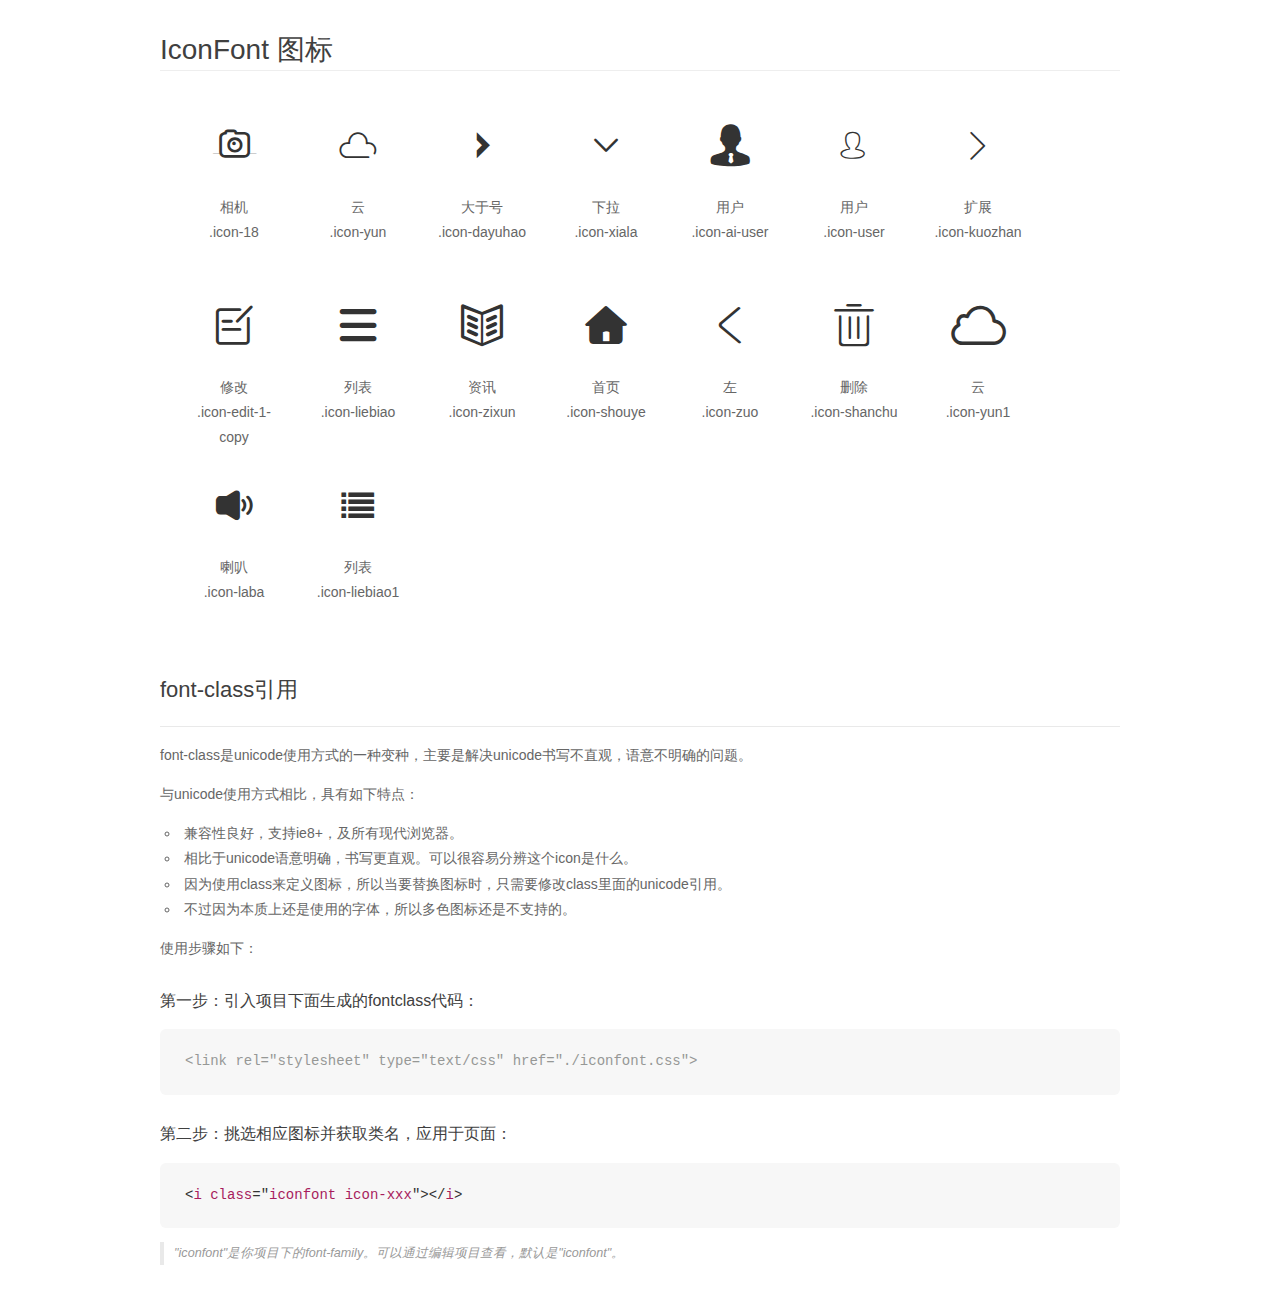
<file: see/Info/css/iconFont/demo_fontclass.html>
<!DOCTYPE html>
<html>
<head>
    <meta charset="utf-8"/>
    <title>IconFont</title>
    <link rel="stylesheet" href="demo.css">
    <link rel="stylesheet" href="iconfont.css">
</head>
<body>
    <div class="main markdown">
        <h1>IconFont 图标</h1>
        <ul class="icon_lists clear">
            
                <li>
                <i class="icon iconfont icon-18"></i>
                    <div class="name">相机</div>
                    <div class="fontclass">.icon-18</div>
                </li>
            
                <li>
                <i class="icon iconfont icon-yun"></i>
                    <div class="name">云</div>
                    <div class="fontclass">.icon-yun</div>
                </li>
            
                <li>
                <i class="icon iconfont icon-dayuhao"></i>
                    <div class="name">大于号</div>
                    <div class="fontclass">.icon-dayuhao</div>
                </li>
            
                <li>
                <i class="icon iconfont icon-xiala"></i>
                    <div class="name">下拉</div>
                    <div class="fontclass">.icon-xiala</div>
                </li>
            
                <li>
                <i class="icon iconfont icon-ai-user"></i>
                    <div class="name">用户</div>
                    <div class="fontclass">.icon-ai-user</div>
                </li>
            
                <li>
                <i class="icon iconfont icon-user"></i>
                    <div class="name">用户</div>
                    <div class="fontclass">.icon-user</div>
                </li>
            
                <li>
                <i class="icon iconfont icon-kuozhan"></i>
                    <div class="name">扩展</div>
                    <div class="fontclass">.icon-kuozhan</div>
                </li>
            
                <li>
                <i class="icon iconfont icon-edit-1-copy"></i>
                    <div class="name">修改</div>
                    <div class="fontclass">.icon-edit-1-copy</div>
                </li>
            
                <li>
                <i class="icon iconfont icon-liebiao"></i>
                    <div class="name">列表</div>
                    <div class="fontclass">.icon-liebiao</div>
                </li>
            
                <li>
                <i class="icon iconfont icon-zixun"></i>
                    <div class="name">资讯</div>
                    <div class="fontclass">.icon-zixun</div>
                </li>
            
                <li>
                <i class="icon iconfont icon-shouye"></i>
                    <div class="name">首页</div>
                    <div class="fontclass">.icon-shouye</div>
                </li>
            
                <li>
                <i class="icon iconfont icon-zuo"></i>
                    <div class="name"> 左</div>
                    <div class="fontclass">.icon-zuo</div>
                </li>
            
                <li>
                <i class="icon iconfont icon-shanchu"></i>
                    <div class="name">删除</div>
                    <div class="fontclass">.icon-shanchu</div>
                </li>
            
                <li>
                <i class="icon iconfont icon-yun1"></i>
                    <div class="name">云</div>
                    <div class="fontclass">.icon-yun1</div>
                </li>
            
                <li>
                <i class="icon iconfont icon-laba"></i>
                    <div class="name">喇叭</div>
                    <div class="fontclass">.icon-laba</div>
                </li>
            
                <li>
                <i class="icon iconfont icon-liebiao1"></i>
                    <div class="name">列表</div>
                    <div class="fontclass">.icon-liebiao1</div>
                </li>
            
        </ul>

        <h2 id="font-class-">font-class引用</h2>
        <hr>

        <p>font-class是unicode使用方式的一种变种，主要是解决unicode书写不直观，语意不明确的问题。</p>
        <p>与unicode使用方式相比，具有如下特点：</p>
        <ul>
        <li>兼容性良好，支持ie8+，及所有现代浏览器。</li>
        <li>相比于unicode语意明确，书写更直观。可以很容易分辨这个icon是什么。</li>
        <li>因为使用class来定义图标，所以当要替换图标时，只需要修改class里面的unicode引用。</li>
        <li>不过因为本质上还是使用的字体，所以多色图标还是不支持的。</li>
        </ul>
        <p>使用步骤如下：</p>
        <h3 id="-fontclass-">第一步：引入项目下面生成的fontclass代码：</h3>


        <pre><code class="lang-js hljs javascript"><span class="hljs-comment">&lt;link rel="stylesheet" type="text/css" href="./iconfont.css"&gt;</span></code></pre>
        <h3 id="-">第二步：挑选相应图标并获取类名，应用于页面：</h3>
        <pre><code class="lang-css hljs">&lt;<span class="hljs-selector-tag">i</span> <span class="hljs-selector-tag">class</span>="<span class="hljs-selector-tag">iconfont</span> <span class="hljs-selector-tag">icon-xxx</span>"&gt;&lt;/<span class="hljs-selector-tag">i</span>&gt;</code></pre>
        <blockquote>
        <p>"iconfont"是你项目下的font-family。可以通过编辑项目查看，默认是"iconfont"。</p>
        </blockquote>
    </div>
</body>
</html>
</file>
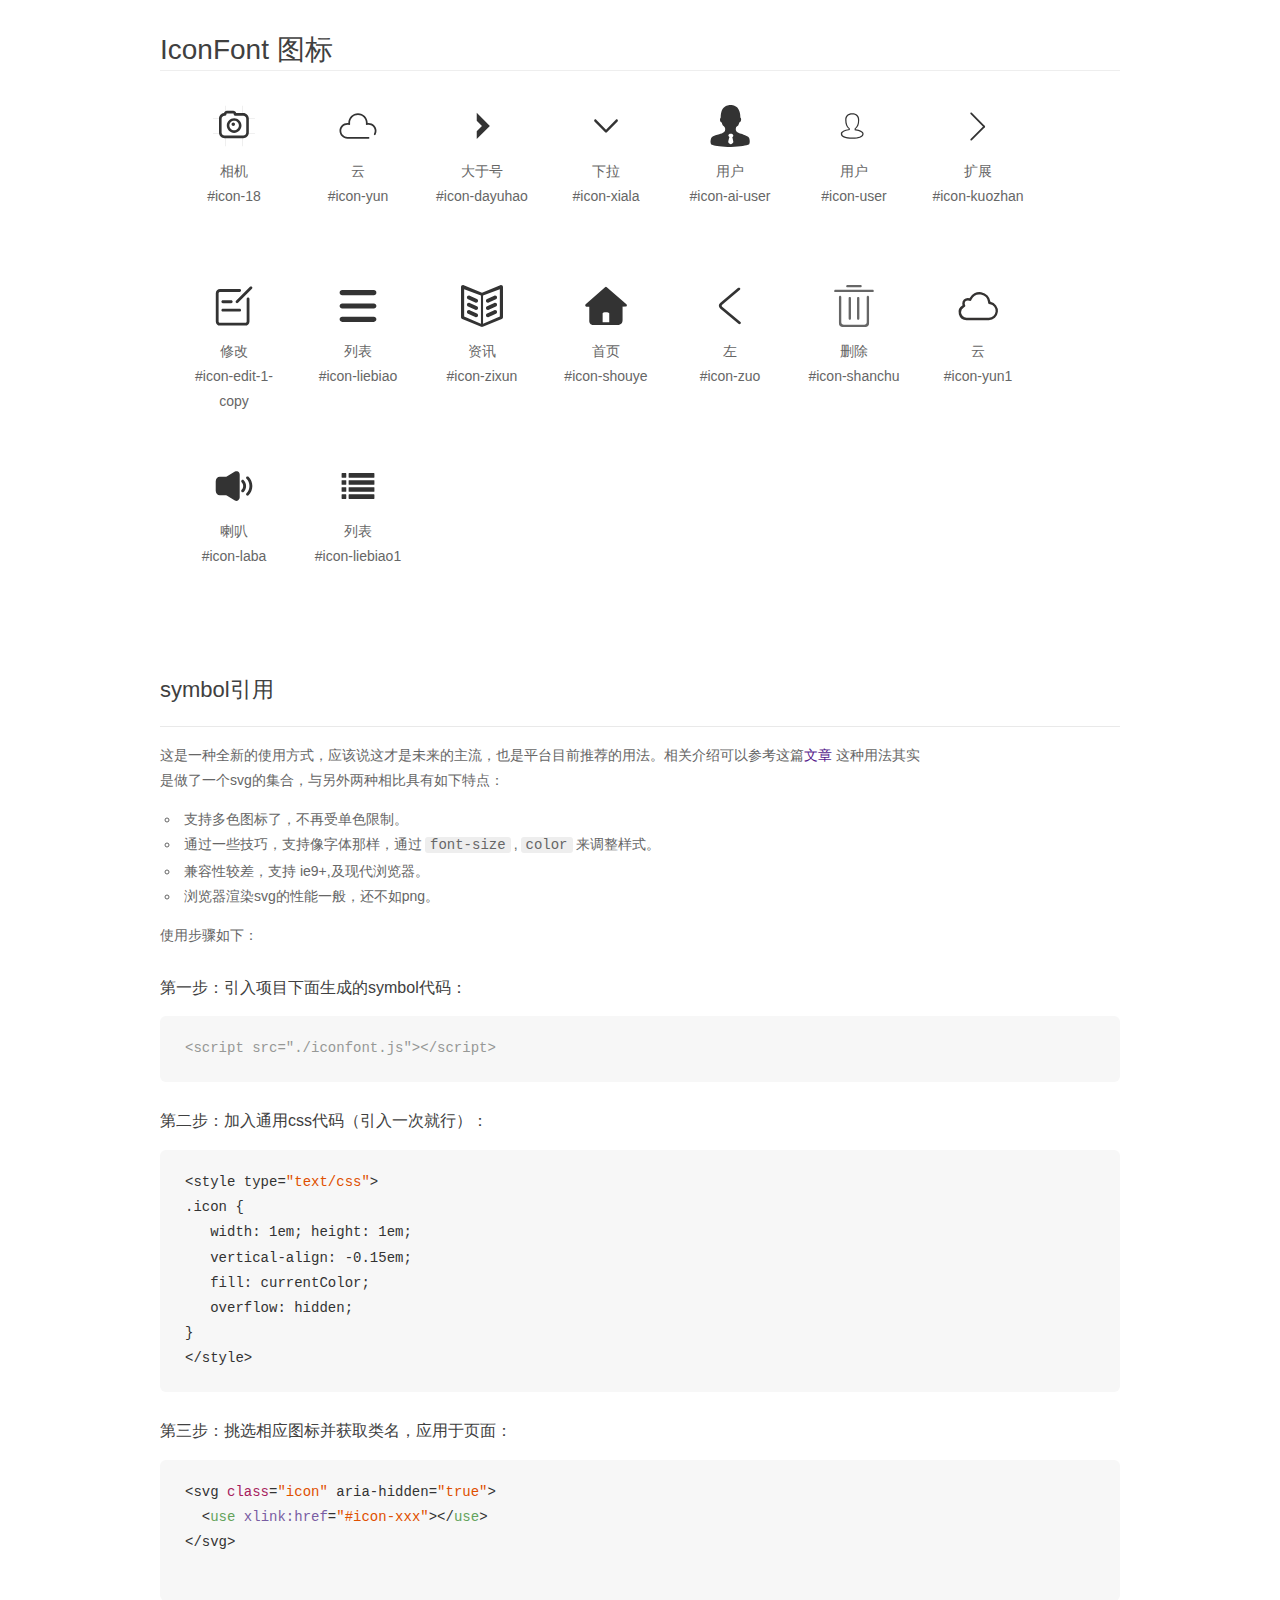
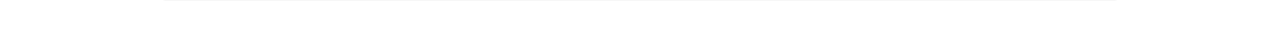
<file: see/Info/css/iconFont/demo_symbol.html>
<!DOCTYPE html>
<html>
<head>
    <meta charset="utf-8"/>
    <title>IconFont</title>
    <link rel="stylesheet" href="demo.css">
    <script src="iconfont.js"></script>

    <style type="text/css">
        .icon {
          /* 通过设置 font-size 来改变图标大小 */
          width: 1em; height: 1em;
          /* 图标和文字相邻时，垂直对齐 */
          vertical-align: -0.15em;
          /* 通过设置 color 来改变 SVG 的颜色/fill */
          fill: currentColor;
          /* path 和 stroke 溢出 viewBox 部分在 IE 下会显示
             normalize.css 中也包含这行 */
          overflow: hidden;
        }

    </style>
</head>
<body>
    <div class="main markdown">
        <h1>IconFont 图标</h1>
        <ul class="icon_lists clear">
            
                <li>
                    <svg class="icon" aria-hidden="true">
                        <use xlink:href="#icon-18"></use>
                    </svg>
                    <div class="name">相机</div>
                    <div class="fontclass">#icon-18</div>
                </li>
            
                <li>
                    <svg class="icon" aria-hidden="true">
                        <use xlink:href="#icon-yun"></use>
                    </svg>
                    <div class="name">云</div>
                    <div class="fontclass">#icon-yun</div>
                </li>
            
                <li>
                    <svg class="icon" aria-hidden="true">
                        <use xlink:href="#icon-dayuhao"></use>
                    </svg>
                    <div class="name">大于号</div>
                    <div class="fontclass">#icon-dayuhao</div>
                </li>
            
                <li>
                    <svg class="icon" aria-hidden="true">
                        <use xlink:href="#icon-xiala"></use>
                    </svg>
                    <div class="name">下拉</div>
                    <div class="fontclass">#icon-xiala</div>
                </li>
            
                <li>
                    <svg class="icon" aria-hidden="true">
                        <use xlink:href="#icon-ai-user"></use>
                    </svg>
                    <div class="name">用户</div>
                    <div class="fontclass">#icon-ai-user</div>
                </li>
            
                <li>
                    <svg class="icon" aria-hidden="true">
                        <use xlink:href="#icon-user"></use>
                    </svg>
                    <div class="name">用户</div>
                    <div class="fontclass">#icon-user</div>
                </li>
            
                <li>
                    <svg class="icon" aria-hidden="true">
                        <use xlink:href="#icon-kuozhan"></use>
                    </svg>
                    <div class="name">扩展</div>
                    <div class="fontclass">#icon-kuozhan</div>
                </li>
            
                <li>
                    <svg class="icon" aria-hidden="true">
                        <use xlink:href="#icon-edit-1-copy"></use>
                    </svg>
                    <div class="name">修改</div>
                    <div class="fontclass">#icon-edit-1-copy</div>
                </li>
            
                <li>
                    <svg class="icon" aria-hidden="true">
                        <use xlink:href="#icon-liebiao"></use>
                    </svg>
                    <div class="name">列表</div>
                    <div class="fontclass">#icon-liebiao</div>
                </li>
            
                <li>
                    <svg class="icon" aria-hidden="true">
                        <use xlink:href="#icon-zixun"></use>
                    </svg>
                    <div class="name">资讯</div>
                    <div class="fontclass">#icon-zixun</div>
                </li>
            
                <li>
                    <svg class="icon" aria-hidden="true">
                        <use xlink:href="#icon-shouye"></use>
                    </svg>
                    <div class="name">首页</div>
                    <div class="fontclass">#icon-shouye</div>
                </li>
            
                <li>
                    <svg class="icon" aria-hidden="true">
                        <use xlink:href="#icon-zuo"></use>
                    </svg>
                    <div class="name"> 左</div>
                    <div class="fontclass">#icon-zuo</div>
                </li>
            
                <li>
                    <svg class="icon" aria-hidden="true">
                        <use xlink:href="#icon-shanchu"></use>
                    </svg>
                    <div class="name">删除</div>
                    <div class="fontclass">#icon-shanchu</div>
                </li>
            
                <li>
                    <svg class="icon" aria-hidden="true">
                        <use xlink:href="#icon-yun1"></use>
                    </svg>
                    <div class="name">云</div>
                    <div class="fontclass">#icon-yun1</div>
                </li>
            
                <li>
                    <svg class="icon" aria-hidden="true">
                        <use xlink:href="#icon-laba"></use>
                    </svg>
                    <div class="name">喇叭</div>
                    <div class="fontclass">#icon-laba</div>
                </li>
            
                <li>
                    <svg class="icon" aria-hidden="true">
                        <use xlink:href="#icon-liebiao1"></use>
                    </svg>
                    <div class="name">列表</div>
                    <div class="fontclass">#icon-liebiao1</div>
                </li>
            
        </ul>


        <h2 id="symbol-">symbol引用</h2>
        <hr>

        <p>这是一种全新的使用方式，应该说这才是未来的主流，也是平台目前推荐的用法。相关介绍可以参考这篇<a href="">文章</a>
        这种用法其实是做了一个svg的集合，与另外两种相比具有如下特点：</p>
        <ul>
          <li>支持多色图标了，不再受单色限制。</li>
          <li>通过一些技巧，支持像字体那样，通过<code>font-size</code>,<code>color</code>来调整样式。</li>
          <li>兼容性较差，支持 ie9+,及现代浏览器。</li>
          <li>浏览器渲染svg的性能一般，还不如png。</li>
        </ul>
        <p>使用步骤如下：</p>
        <h3 id="-symbol-">第一步：引入项目下面生成的symbol代码：</h3>
        <pre><code class="lang-js hljs javascript"><span class="hljs-comment">&lt;script src="./iconfont.js"&gt;&lt;/script&gt;</span></code></pre>
        <h3 id="-css-">第二步：加入通用css代码（引入一次就行）：</h3>
        <pre><code class="lang-js hljs javascript">&lt;style type=<span class="hljs-string">"text/css"</span>&gt;
.icon {
   width: <span class="hljs-number">1</span>em; height: <span class="hljs-number">1</span>em;
   vertical-align: <span class="hljs-number">-0.15</span>em;
   fill: currentColor;
   overflow: hidden;
}
&lt;<span class="hljs-regexp">/style&gt;</span></code></pre>
        <h3 id="-">第三步：挑选相应图标并获取类名，应用于页面：</h3>
        <pre><code class="lang-js hljs javascript">&lt;svg <span class="hljs-class"><span class="hljs-keyword">class</span></span>=<span class="hljs-string">"icon"</span> aria-hidden=<span class="hljs-string">"true"</span>&gt;<span class="xml"><span class="hljs-tag">
  &lt;<span class="hljs-name">use</span> <span class="hljs-attr">xlink:href</span>=<span class="hljs-string">"#icon-xxx"</span>&gt;</span><span class="hljs-tag">&lt;/<span class="hljs-name">use</span>&gt;</span>
</span>&lt;<span class="hljs-regexp">/svg&gt;
        </span></code></pre>
    </div>
</body>
</html>
</file>
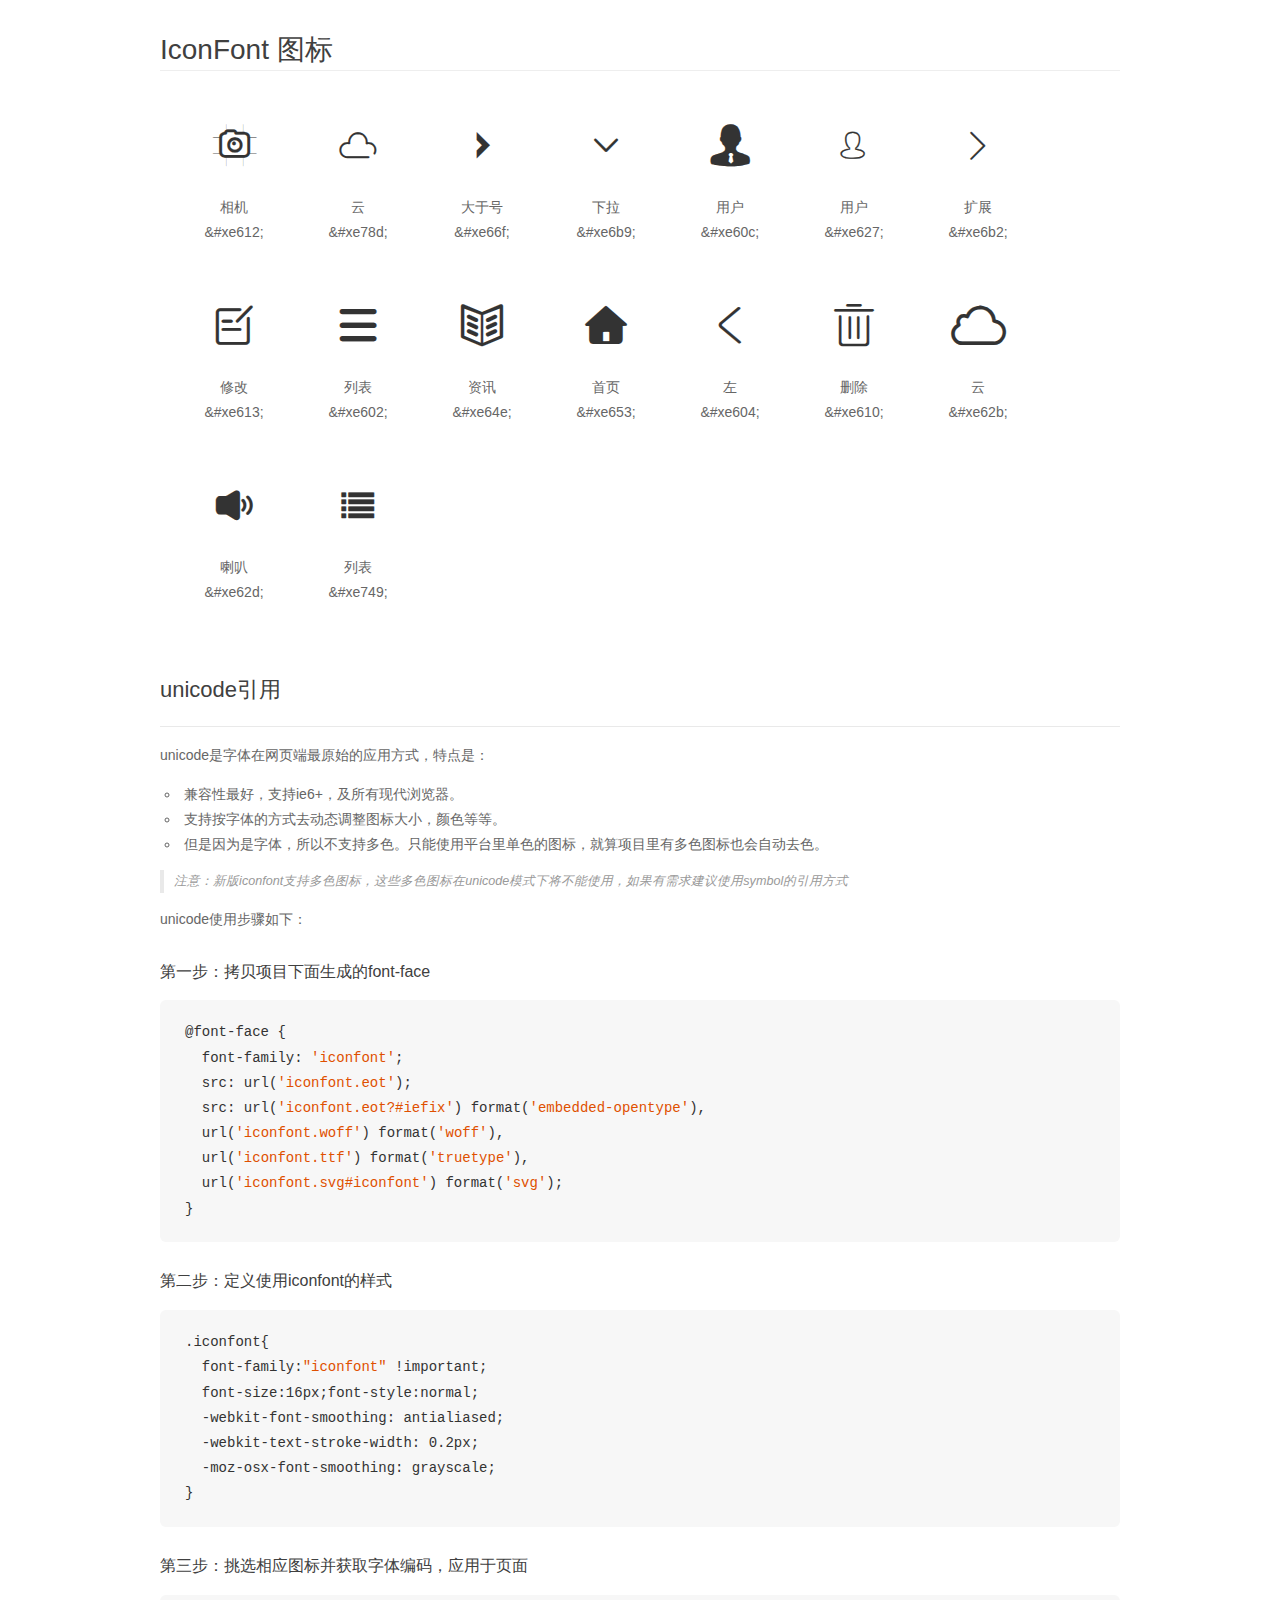
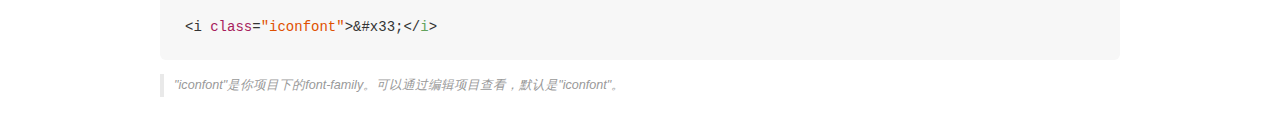
<file: see/Info/css/iconFont/demo_unicode.html>
<!DOCTYPE html>
<html>
<head>
    <meta charset="utf-8"/>
    <title>IconFont</title>
    <link rel="stylesheet" href="demo.css">

    <style type="text/css">

        @font-face {font-family: "iconfont";
          src: url('iconfont.eot'); /* IE9*/
          src: url('iconfont.eot#iefix') format('embedded-opentype'), /* IE6-IE8 */
          url('iconfont.woff') format('woff'), /* chrome, firefox */
          url('iconfont.ttf') format('truetype'), /* chrome, firefox, opera, Safari, Android, iOS 4.2+*/
          url('iconfont.svg#iconfont') format('svg'); /* iOS 4.1- */
        }

        .iconfont {
          font-family:"iconfont" !important;
          font-size:16px;
          font-style:normal;
          -webkit-font-smoothing: antialiased;
          -webkit-text-stroke-width: 0.2px;
          -moz-osx-font-smoothing: grayscale;
        }

    </style>
</head>
<body>
    <div class="main markdown">
        <h1>IconFont 图标</h1>
        <ul class="icon_lists clear">
            
                <li>
                <i class="icon iconfont">&#xe612;</i>
                    <div class="name">相机</div>
                    <div class="code">&amp;#xe612;</div>
                </li>
            
                <li>
                <i class="icon iconfont">&#xe78d;</i>
                    <div class="name">云</div>
                    <div class="code">&amp;#xe78d;</div>
                </li>
            
                <li>
                <i class="icon iconfont">&#xe66f;</i>
                    <div class="name">大于号</div>
                    <div class="code">&amp;#xe66f;</div>
                </li>
            
                <li>
                <i class="icon iconfont">&#xe6b9;</i>
                    <div class="name">下拉</div>
                    <div class="code">&amp;#xe6b9;</div>
                </li>
            
                <li>
                <i class="icon iconfont">&#xe60c;</i>
                    <div class="name">用户</div>
                    <div class="code">&amp;#xe60c;</div>
                </li>
            
                <li>
                <i class="icon iconfont">&#xe627;</i>
                    <div class="name">用户</div>
                    <div class="code">&amp;#xe627;</div>
                </li>
            
                <li>
                <i class="icon iconfont">&#xe6b2;</i>
                    <div class="name">扩展</div>
                    <div class="code">&amp;#xe6b2;</div>
                </li>
            
                <li>
                <i class="icon iconfont">&#xe613;</i>
                    <div class="name">修改</div>
                    <div class="code">&amp;#xe613;</div>
                </li>
            
                <li>
                <i class="icon iconfont">&#xe602;</i>
                    <div class="name">列表</div>
                    <div class="code">&amp;#xe602;</div>
                </li>
            
                <li>
                <i class="icon iconfont">&#xe64e;</i>
                    <div class="name">资讯</div>
                    <div class="code">&amp;#xe64e;</div>
                </li>
            
                <li>
                <i class="icon iconfont">&#xe653;</i>
                    <div class="name">首页</div>
                    <div class="code">&amp;#xe653;</div>
                </li>
            
                <li>
                <i class="icon iconfont">&#xe604;</i>
                    <div class="name"> 左</div>
                    <div class="code">&amp;#xe604;</div>
                </li>
            
                <li>
                <i class="icon iconfont">&#xe610;</i>
                    <div class="name">删除</div>
                    <div class="code">&amp;#xe610;</div>
                </li>
            
                <li>
                <i class="icon iconfont">&#xe62b;</i>
                    <div class="name">云</div>
                    <div class="code">&amp;#xe62b;</div>
                </li>
            
                <li>
                <i class="icon iconfont">&#xe62d;</i>
                    <div class="name">喇叭</div>
                    <div class="code">&amp;#xe62d;</div>
                </li>
            
                <li>
                <i class="icon iconfont">&#xe749;</i>
                    <div class="name">列表</div>
                    <div class="code">&amp;#xe749;</div>
                </li>
            
        </ul>
        <h2 id="unicode-">unicode引用</h2>
        <hr>

        <p>unicode是字体在网页端最原始的应用方式，特点是：</p>
        <ul>
        <li>兼容性最好，支持ie6+，及所有现代浏览器。</li>
        <li>支持按字体的方式去动态调整图标大小，颜色等等。</li>
        <li>但是因为是字体，所以不支持多色。只能使用平台里单色的图标，就算项目里有多色图标也会自动去色。</li>
        </ul>
        <blockquote>
        <p>注意：新版iconfont支持多色图标，这些多色图标在unicode模式下将不能使用，如果有需求建议使用symbol的引用方式</p>
        </blockquote>
        <p>unicode使用步骤如下：</p>
        <h3 id="-font-face">第一步：拷贝项目下面生成的font-face</h3>
        <pre><code class="lang-js hljs javascript">@font-face {
  font-family: <span class="hljs-string">'iconfont'</span>;
  src: url(<span class="hljs-string">'iconfont.eot'</span>);
  src: url(<span class="hljs-string">'iconfont.eot?#iefix'</span>) format(<span class="hljs-string">'embedded-opentype'</span>),
  url(<span class="hljs-string">'iconfont.woff'</span>) format(<span class="hljs-string">'woff'</span>),
  url(<span class="hljs-string">'iconfont.ttf'</span>) format(<span class="hljs-string">'truetype'</span>),
  url(<span class="hljs-string">'iconfont.svg#iconfont'</span>) format(<span class="hljs-string">'svg'</span>);
}
</code></pre>
        <h3 id="-iconfont-">第二步：定义使用iconfont的样式</h3>
        <pre><code class="lang-js hljs javascript">.iconfont{
  font-family:<span class="hljs-string">"iconfont"</span> !important;
  font-size:<span class="hljs-number">16</span>px;font-style:normal;
  -webkit-font-smoothing: antialiased;
  -webkit-text-stroke-width: <span class="hljs-number">0.2</span>px;
  -moz-osx-font-smoothing: grayscale;
}
</code></pre>
        <h3 id="-">第三步：挑选相应图标并获取字体编码，应用于页面</h3>
        <pre><code class="lang-js hljs javascript">&lt;i <span class="hljs-class"><span class="hljs-keyword">class</span></span>=<span class="hljs-string">"iconfont"</span>&gt;&amp;#x33;<span class="xml"><span class="hljs-tag">&lt;/<span class="hljs-name">i</span>&gt;</span></span></code></pre>

        <blockquote>
        <p>"iconfont"是你项目下的font-family。可以通过编辑项目查看，默认是"iconfont"。</p>
        </blockquote>
    </div>


</body>
</html>
</file>
<file: see/Info/css/iconFont/iconfont.css>
@font-face {font-family: "iconfont";
  src: url('iconfont.eot?t=1538058742683'); /* IE9*/
  src: url('iconfont.eot?t=1538058742683#iefix') format('embedded-opentype'), /* IE6-IE8 */
  url('[data-uri]') format('woff'),
  url('iconfont.ttf?t=1538058742683') format('truetype'), /* chrome, firefox, opera, Safari, Android, iOS 4.2+*/
  url('iconfont.svg?t=1538058742683#iconfont') format('svg'); /* iOS 4.1- */
}

.iconfont {
  font-family:"iconfont" !important;
  font-size:16px;
  font-style:normal;
  -webkit-font-smoothing: antialiased;
  -moz-osx-font-smoothing: grayscale;
}

.icon-18:before { content: "\e612"; }

.icon-yun:before { content: "\e78d"; }

.icon-dayuhao:before { content: "\e66f"; }

.icon-xiala:before { content: "\e6b9"; }

.icon-ai-user:before { content: "\e60c"; }

.icon-user:before { content: "\e627"; }

.icon-kuozhan:before { content: "\e6b2"; }

.icon-edit-1-copy:before { content: "\e613"; }

.icon-liebiao:before { content: "\e602"; }

.icon-zixun:before { content: "\e64e"; }

.icon-shouye:before { content: "\e653"; }

.icon-zuo:before { content: "\e604"; }

.icon-shanchu:before { content: "\e610"; }

.icon-yun1:before { content: "\e62b"; }

.icon-laba:before { content: "\e62d"; }

.icon-liebiao1:before { content: "\e749"; }
</file>
<file: see/Info/css/iconFont/demo.css>
*{margin: 0;padding: 0;list-style: none;}
/*
KISSY CSS Reset
理念：1. reset 的目的不是清除浏览器的默认样式，这仅是部分工作。清除和重置是紧密不可分的。
2. reset 的目的不是让默认样式在所有浏览器下一致，而是减少默认样式有可能带来的问题。
3. reset 期望提供一套普适通用的基础样式。但没有银弹，推荐根据具体需求，裁剪和修改后再使用。
特色：1. 适应中文；2. 基于最新主流浏览器。
维护：玉伯<lifesinger@gmail.com>, 正淳<ragecarrier@gmail.com>
 */

/** 清除内外边距 **/
body, h1, h2, h3, h4, h5, h6, hr, p, blockquote, /* structural elements 结构元素 */
dl, dt, dd, ul, ol, li, /* list elements 列表元素 */
pre, /* text formatting elements 文本格式元素 */
form, fieldset, legend, button, input, textarea, /* form elements 表单元素 */
th, td /* table elements 表格元素 */ {
  margin: 0;
  padding: 0;
}

/** 设置默认字体 **/
body,
button, input, select, textarea /* for ie */ {
  font: 12px/1.5 tahoma, arial, \5b8b\4f53, sans-serif;
}
h1, h2, h3, h4, h5, h6 { font-size: 100%; }
address, cite, dfn, em, var { font-style: normal; } /* 将斜体扶正 */
code, kbd, pre, samp { font-family: courier new, courier, monospace; } /* 统一等宽字体 */
small { font-size: 12px; } /* 小于 12px 的中文很难阅读，让 small 正常化 */

/** 重置列表元素 **/
ul, ol { list-style: none; }

/** 重置文本格式元素 **/
a { text-decoration: none; }
a:hover { text-decoration: underline; }


/** 重置表单元素 **/
legend { color: #000; } /* for ie6 */
fieldset, img { border: 0; } /* img 搭车：让链接里的 img 无边框 */
button, input, select, textarea { font-size: 100%; } /* 使得表单元素在 ie 下能继承字体大小 */
/* 注：optgroup 无法扶正 */

/** 重置表格元素 **/
table { border-collapse: collapse; border-spacing: 0; }

/* 清除浮动 */
.ks-clear:after, .clear:after {
  content: '\20';
  display: block;
  height: 0;
  clear: both;
}
.ks-clear, .clear {
  *zoom: 1;
}

.main {
  padding: 30px 100px;
width: 960px;
margin: 0 auto;
}
.main h1{font-size:36px; color:#333; text-align:left;margin-bottom:30px; border-bottom: 1px solid #eee;}

.helps{margin-top:40px;}
.helps pre{
  padding:20px;
  margin:10px 0;
  border:solid 1px #e7e1cd;
  background-color: #fffdef;
  overflow: auto;
}

.icon_lists{
  width: 100% !important;

}

.icon_lists li{
  float:left;
  width: 100px;
  height:180px;
  text-align: center;
  list-style: none !important;
}
.icon_lists .icon{
  font-size: 42px;
  line-height: 100px;
  margin: 10px 0;
  color:#333;
  -webkit-transition: font-size 0.25s ease-out 0s;
  -moz-transition: font-size 0.25s ease-out 0s;
  transition: font-size 0.25s ease-out 0s;

}
.icon_lists .icon:hover{
  font-size: 100px;
}



.markdown {
  color: #666;
  font-size: 14px;
  line-height: 1.8;
}

.highlight {
  line-height: 1.5;
}

.markdown img {
  vertical-align: middle;
  max-width: 100%;
}

.markdown h1 {
  color: #404040;
  font-weight: 500;
  line-height: 40px;
  margin-bottom: 24px;
}

.markdown h2,
.markdown h3,
.markdown h4,
.markdown h5,
.markdown h6 {
  color: #404040;
  margin: 1.6em 0 0.6em 0;
  font-weight: 500;
  clear: both;
}

.markdown h1 {
  font-size: 28px;
}

.markdown h2 {
  font-size: 22px;
}

.markdown h3 {
  font-size: 16px;
}

.markdown h4 {
  font-size: 14px;
}

.markdown h5 {
  font-size: 12px;
}

.markdown h6 {
  font-size: 12px;
}

.markdown hr {
  height: 1px;
  border: 0;
  background: #e9e9e9;
  margin: 16px 0;
  clear: both;
}

.markdown p,
.markdown pre {
  margin: 1em 0;
}

.markdown > p,
.markdown > blockquote,
.markdown > .highlight,
.markdown > ol,
.markdown > ul {
  width: 80%;
}

.markdown ul > li {
  list-style: circle;
}

.markdown > ul li,
.markdown blockquote ul > li {
  margin-left: 20px;
  padding-left: 4px;
}

.markdown > ul li p,
.markdown > ol li p {
  margin: 0.6em 0;
}

.markdown ol > li {
  list-style: decimal;
}

.markdown > ol li,
.markdown blockquote ol > li {
  margin-left: 20px;
  padding-left: 4px;
}

.markdown code {
  margin: 0 3px;
  padding: 0 5px;
  background: #eee;
  border-radius: 3px;
}

.markdown pre {
  border-radius: 6px;
  background: #f7f7f7;
  padding: 20px;
}

.markdown pre code {
  border: none;
  background: #f7f7f7;
  margin: 0;
}

.markdown strong,
.markdown b {
  font-weight: 600;
}

.markdown > table {
  border-collapse: collapse;
  border-spacing: 0px;
  empty-cells: show;
  border: 1px solid #e9e9e9;
  width: 95%;
  margin-bottom: 24px;
}

.markdown > table th {
  white-space: nowrap;
  color: #333;
  font-weight: 600;

}

.markdown > table th,
.markdown > table td {
  border: 1px solid #e9e9e9;
  padding: 8px 16px;
  text-align: left;
}

.markdown > table th {
  background: #F7F7F7;
}

.markdown blockquote {
  font-size: 90%;
  color: #999;
  border-left: 4px solid #e9e9e9;
  padding-left: 0.8em;
  margin: 1em 0;
  font-style: italic;
}

.markdown blockquote p {
  margin: 0;
}

.markdown .anchor {
  opacity: 0;
  transition: opacity 0.3s ease;
  margin-left: 8px;
}

.markdown .waiting {
  color: #ccc;
}

.markdown h1:hover .anchor,
.markdown h2:hover .anchor,
.markdown h3:hover .anchor,
.markdown h4:hover .anchor,
.markdown h5:hover .anchor,
.markdown h6:hover .anchor {
  opacity: 1;
  display: inline-block;
}

.markdown > br,
.markdown > p > br {
  clear: both;
}


.hljs {
  display: block;
  background: white;
  padding: 0.5em;
  color: #333333;
  overflow-x: auto;
}

.hljs-comment,
.hljs-meta {
  color: #969896;
}

.hljs-string,
.hljs-variable,
.hljs-template-variable,
.hljs-strong,
.hljs-emphasis,
.hljs-quote {
  color: #df5000;
}

.hljs-keyword,
.hljs-selector-tag,
.hljs-type {
  color: #a71d5d;
}

.hljs-literal,
.hljs-symbol,
.hljs-bullet,
.hljs-attribute {
  color: #0086b3;
}

.hljs-section,
.hljs-name {
  color: #63a35c;
}

.hljs-tag {
  color: #333333;
}

.hljs-title,
.hljs-attr,
.hljs-selector-id,
.hljs-selector-class,
.hljs-selector-attr,
.hljs-selector-pseudo {
  color: #795da3;
}

.hljs-addition {
  color: #55a532;
  background-color: #eaffea;
}

.hljs-deletion {
  color: #bd2c00;
  background-color: #ffecec;
}

.hljs-link {
  text-decoration: underline;
}

pre{
  background: #fff;
}
</file>
